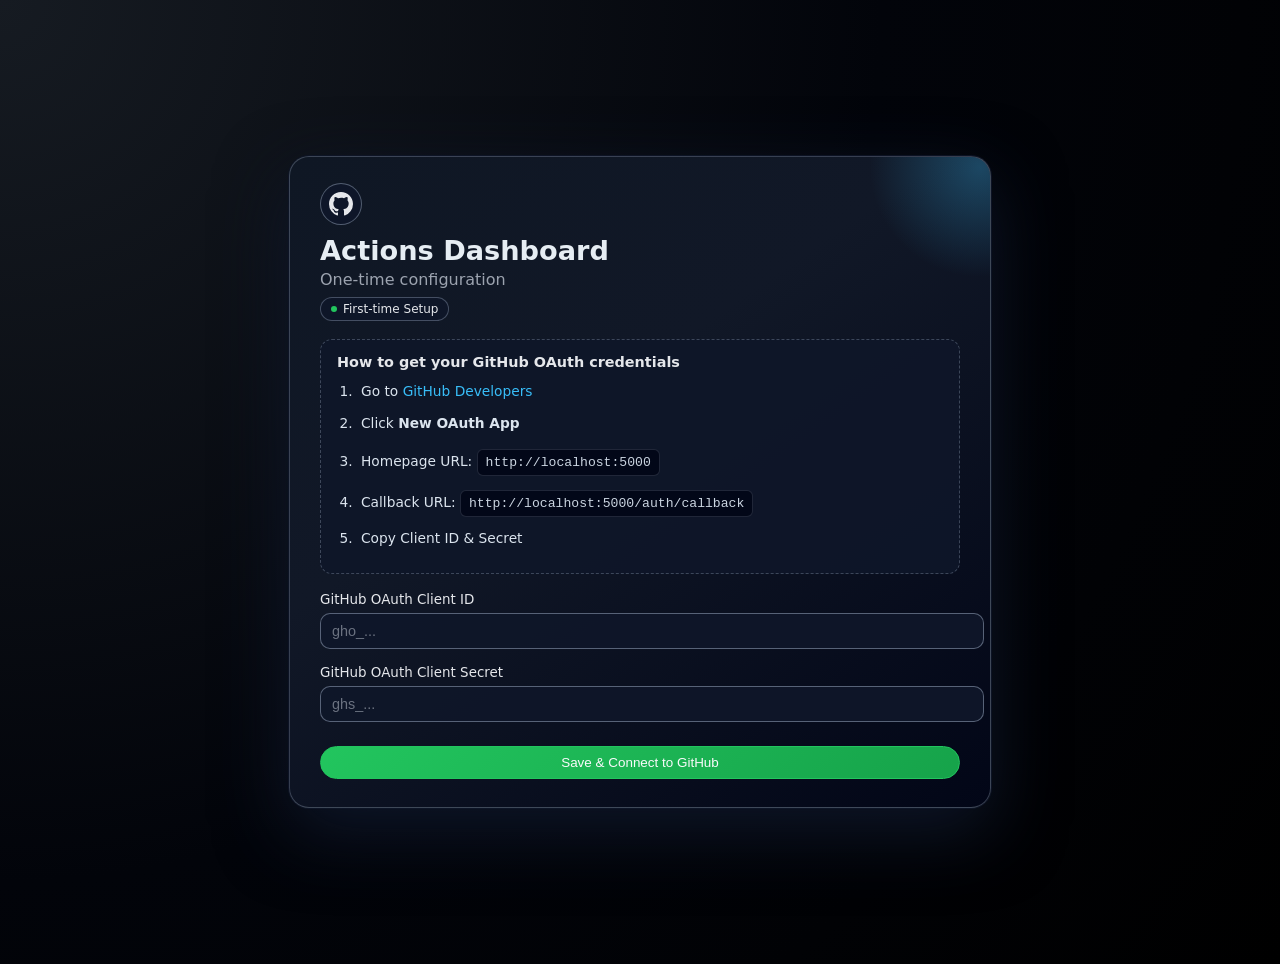
<file: templates/setup.html>
<!DOCTYPE html>
<html lang="en">
<head>
    <meta charset="UTF-8">
    <meta name="viewport" content="width=device-width, initial-scale=1.0">
    <title>Setup - GitHub Actions Dashboard</title>
    <link rel="stylesheet" href="/static/css/setup.css">
</head>
<body>

    <div class="linux-rain" aria-hidden="true">
        <img src="/static/img/linux.png" class="linux-drop d1">
        <img src="/static/img/linux.png" class="linux-drop d2">
        <img src="/static/img/linux.png" class="linux-drop d3">
        <img src="/static/img/linux.png" class="linux-drop d4">
        <img src="/static/img/linux.png" class="linux-drop d5">
        <img src="/static/img/linux.png" class="linux-drop d6">
    </div>

    <div class="setup-wrapper">
        <div class="setup-card">

            <div class="setup-logo">
                <svg viewBox="0 0 16 16">
                    <path d="M8 0C3.58 0 0 3.58 0 8a8 8 0 005.47 7.59c.4.07.55-.17.55-.38 0-.19-.01-.82-.01-1.49-2.01.37-2.53-.49-2.69-.94-.09-.23-.48-.94-.82-1.13-.28-.15-.68-.52-.01-.53.63-.01 1.08.58 1.23.82.72 1.21 1.87.87 2.33.66.07-.52.28-.87.51-1.07-1.78-.2-3.64-.89-3.64-3.95 0-.87.31-1.59.82-2.15-.08-.20-.36-1.02.08-2.12 0 0 .67-.21 2.2.82a7.6 7.6 0 012-.27c.68 0 1.36.09 2 .27 1.53-1.04 2.2-.82 2.2-.82.44 1.1.16 1.92.08 2.12.51.56.82 1.27.82 2.15 0 3.07-1.87 3.75-3.65 3.95.29.25.54.73.54 1.48 0 1.07-.01 1.93-.01 2.2 0 .21.15.46.55.38A8.01 8.01 0 0016 8c0-4.42-3.58-8-8-8z"/>
                </svg>
            </div>

            <h1>Actions Dashboard</h1>
            <p>One-time configuration</p>
            <div class="setup-badge">First-time Setup</div>

            <div class="step-list">
                <strong>How to get your GitHub OAuth credentials</strong>
                <ol class="setup-steps">
                    <li>Go to <a href="https://github.com/settings/developers" target="_blank">GitHub Developers</a></li>
                    <li>Click <strong>New OAuth App</strong></li>
                    <li>Homepage URL: <code>http://localhost:5000</code></li>
                    <li>Callback URL: <code>http://localhost:5000/auth/callback</code></li>
                    <li>Copy Client ID & Secret</li>
                </ol>
            </div>

            <div class="error-box" id="error-box"></div>

            <div class="field">
                <label>GitHub OAuth Client ID</label>
                <input type="text" id="client-id" placeholder="gho_...">
            </div>

            <div class="field">
                <label>GitHub OAuth Client Secret</label>
                <input type="password" id="client-secret" placeholder="ghs_...">
            </div>

            <button class="btn btn-green btn-setup" id="save-btn" onclick="saveSetup()">
                Save & Connect to GitHub
            </button>

            <div class="success-box" id="success-box" style="display:none"></div>

        </div>
    </div>
    
    <script src="/static/js/setup.js"></script>

</body>
</html>
</file>
<file: static/css/setup.css>
body {
  font-family: system-ui, -apple-system, BlinkMacSystemFont, "Segoe UI", sans-serif;
  margin: 0;
  padding: 0;
  min-height: 100vh;
  background: radial-gradient(circle at top left, #161b22 0, #02040a 55%, #000 100%);
  color: #e6edf3;
  overflow-x: hidden;
}

/* bike background animation */
.bike-track {
  position: fixed;
  bottom: 90px;
  left: -200px;
  width: 200px;
  height: 120px;
  pointer-events: none;
  opacity: 0.7;
  animation: ride 12s linear infinite;
}

.bike-body {
  width: 100%;
  height: 100%;
  background: url("https://cdn.jsdelivr.net/gh/tabler/tabler-icons/icons/outline/bike.svg")
    no-repeat center / contain;
  filter: drop-shadow(0 0 8px rgba(0, 0, 0, 0.7));
}

@keyframes ride {
  0% {
    transform: translateX(0) translateY(0);
  }
  40% {
    transform: translateX(120vw) translateY(-5px);
  }
  60% {
    transform: translateX(120vw) translateY(-5px);
  }
  100% {
    transform: translateX(0) translateY(0);
  }
}

/* center card nicely */
.setup-wrapper {
  min-height: 100vh;
  display: flex;
  align-items: center;
  justify-content: center;
  padding: 32px 16px;
}

.setup-card {
  max-width: 640px;
  width: 100%;
  background: linear-gradient(145deg, #0f1724 0%, #111827 40%, #020617 100%);
  border-radius: 20px;
  border: 1px solid rgba(148, 163, 184, 0.35);
  padding: 26px 30px 28px;
  box-shadow:
    0 24px 70px rgba(15, 23, 42, 0.95),
    0 0 0 1px rgba(15, 23, 42, 0.8);
  position: relative;
  overflow: hidden;
}

/* subtle glow top-right */
.setup-card::before {
  content: "";
  position: absolute;
  top: -120px;
  right: -120px;
  width: 260px;
  height: 260px;
  background: radial-gradient(circle, rgba(56, 189, 248, 0.32), transparent 60%);
  opacity: 0.9;
  pointer-events: none;
}

.setup-logo {
  width: 40px;
  height: 40px;
  border-radius: 999px;
  background: rgba(15, 23, 42, 0.95);
  display: flex;
  align-items: center;
  justify-content: center;
  margin-bottom: 10px;
  border: 1px solid rgba(148, 163, 184, 0.5);
}

.setup-logo svg {
  width: 24px;
  height: 24px;
  fill: #e5e7eb;
}

.setup-card h1 {
  font-size: 1.7rem;
  margin: 0 0 4px;
}

.setup-card > p {
  margin: 0 0 8px;
  color: #9ca3af;
}

.setup-badge {
  display: inline-flex;
  align-items: center;
  gap: 6px;
  font-size: 0.75rem;
  padding: 4px 10px;
  border-radius: 999px;
  border: 1px solid rgba(148, 163, 184, 0.4);
  background: rgba(15, 23, 42, 0.9);
  color: #e5e7eb;
  margin-bottom: 18px;
}

.setup-badge::before {
  content: "";
  width: 6px;
  height: 6px;
  border-radius: 999px;
  background: #22c55e;
}

.step-list {
  font-size: 0.86rem;
  margin-bottom: 18px;
  padding: 14px 16px;
  border-radius: 12px;
  background: rgba(15, 23, 42, 0.9);
  border: 1px dashed rgba(148, 163, 184, 0.35);
}

.step-list > strong {
  display: block;
  margin-bottom: 10px;
  color: #e5e7eb;
  font-size: 0.9rem;
}

.setup-steps {
  margin: 0;
  padding-left: 20px;
}

.setup-steps li {
  margin-bottom: 10px;
  line-height: 1.6;
  color: #dbe4ee;
  padding-left: 4px;
}

.setup-steps li span {
  display: inline-block;
}

.setup-steps a {
  color: #38bdf8;
  text-decoration: none;
}

.setup-steps a:hover {
  text-decoration: underline;
}

.setup-steps code {
  display: inline-block;
  margin-top: 4px;
  padding: 2px 8px;
  border-radius: 6px;
  background: rgba(2, 6, 23, 0.9);
  border: 1px solid rgba(148, 163, 184, 0.2);
  color: #cbd5e1;
  font-size: 0.82rem;
}


/* form fields */
.field {
  margin-bottom: 16px;
}

.field label {
  display: block;
  font-size: 0.84rem;
  font-weight: 500;
  margin-bottom: 6px;
  color: #e5e7eb;
}

.input-row {
  display: flex;
  gap: 8px;
}

.input-row input {
  flex: 1;
}

.field input {
  width: 100%;
  padding: 9px 11px;
  border-radius: 10px;
  border: 1px solid rgba(148, 163, 184, 0.55);
  background: rgba(15, 23, 42, 0.95);
  color: #f9fafb;
  font-size: 0.9rem;
}

.field input::placeholder {
  color: #6b7280;
}

.field input:focus {
  outline: none;
  border-color: #38bdf8;
  box-shadow: 0 0 0 1px rgba(56, 189, 248, 0.55);
}

.hint {
  margin-top: 4px;
  font-size: 0.78rem;
  color: #9ca3af;
}

.divider {
  border: none;
  border-top: 1px solid rgba(31, 41, 55, 0.9);
  margin: 16px 0 18px;
}

/* buttons */
.btn {
  padding: 8px 14px;
  border-radius: 999px;
  border: 1px solid rgba(148, 163, 184, 0.6);
  background: rgba(15, 23, 42, 0.95);
  color: #e5e7eb;
  font-size: 0.84rem;
  cursor: pointer;
  transition: background 0.16s ease, border-color 0.16s ease, transform 0.08s ease;
}

.btn:hover {
  background: #1f2937;
  border-color: #e5e7eb;
  transform: translateY(-0.5px);
}

.btn-green {
  background: linear-gradient(135deg, #22c55e, #16a34a);
  border-color: #22c55e;
  color: #f9fafb;
}

.btn-green:hover {
  background: linear-gradient(135deg, #16a34a, #15803d);
  border-color: #4ade80;
}

.btn-setup {
  width: 100%;
  margin-top: 8px;
}

/* messages */
#error-box,
.success-box {
  margin-top: 10px;
  padding: 9px 11px;
  border-radius: 10px;
  font-size: 0.8rem;
  display: none;
}

#error-box.show {
  display: block;
}

#error-box {
  border: 1px solid #f97373;
  background: rgba(127, 29, 29, 0.85);
  color: #fee2e2;
}

.success-box {
  border: 1px solid #4ade80;
  background: rgba(22, 101, 52, 0.85);
  color: #dcfce7;
}

/* responsive */
@media (max-width: 640px) {
  .setup-card {
    padding: 20px 18px 22px;
    border-radius: 16px;
  }

  .input-row {
    flex-direction: column;
  }

  .btn-setup {
    font-size: 0.82rem;
  }
}

.linux-rain {
  position: fixed;
  inset: 0;
  overflow: hidden;
  pointer-events: none;
  z-index: 0;
}

.linux-drop {
  position: absolute;
  top: -120px;
  width: 52px;
  height: 52px;
  object-fit: contain;
  opacity: 0.16;
  filter: drop-shadow(0 8px 18px rgba(0, 0, 0, 0.35));
  animation-name: linux-fall;
  animation-timing-function: linear;
  animation-iteration-count: infinite;
}

/* random-like positions, sizes, delays, durations */
.d1 { left: 6%;  width: 42px; animation-duration: 11s; animation-delay: 0s; }
.d2 { left: 18%; width: 58px; animation-duration: 14s; animation-delay: 2s; }
.d3 { left: 34%; width: 48px; animation-duration: 10s; animation-delay: 5s; }
.d4 { left: 57%; width: 64px; animation-duration: 13s; animation-delay: 1s; }
.d5 { left: 76%; width: 46px; animation-duration: 12s; animation-delay: 4s; }
.d6 { left: 88%; width: 54px; animation-duration: 15s; animation-delay: 7s; }

@keyframes linux-fall {
  0% {
    transform: translateY(-140px) rotate(0deg);
    opacity: 0;
  }
  10% {
    opacity: 0.14;
  }
  50% {
    transform: translateY(45vh) rotate(120deg);
    opacity: 0.18;
  }
  100% {
    transform: translateY(110vh) rotate(260deg);
    opacity: 0;
  }
}
</file>
